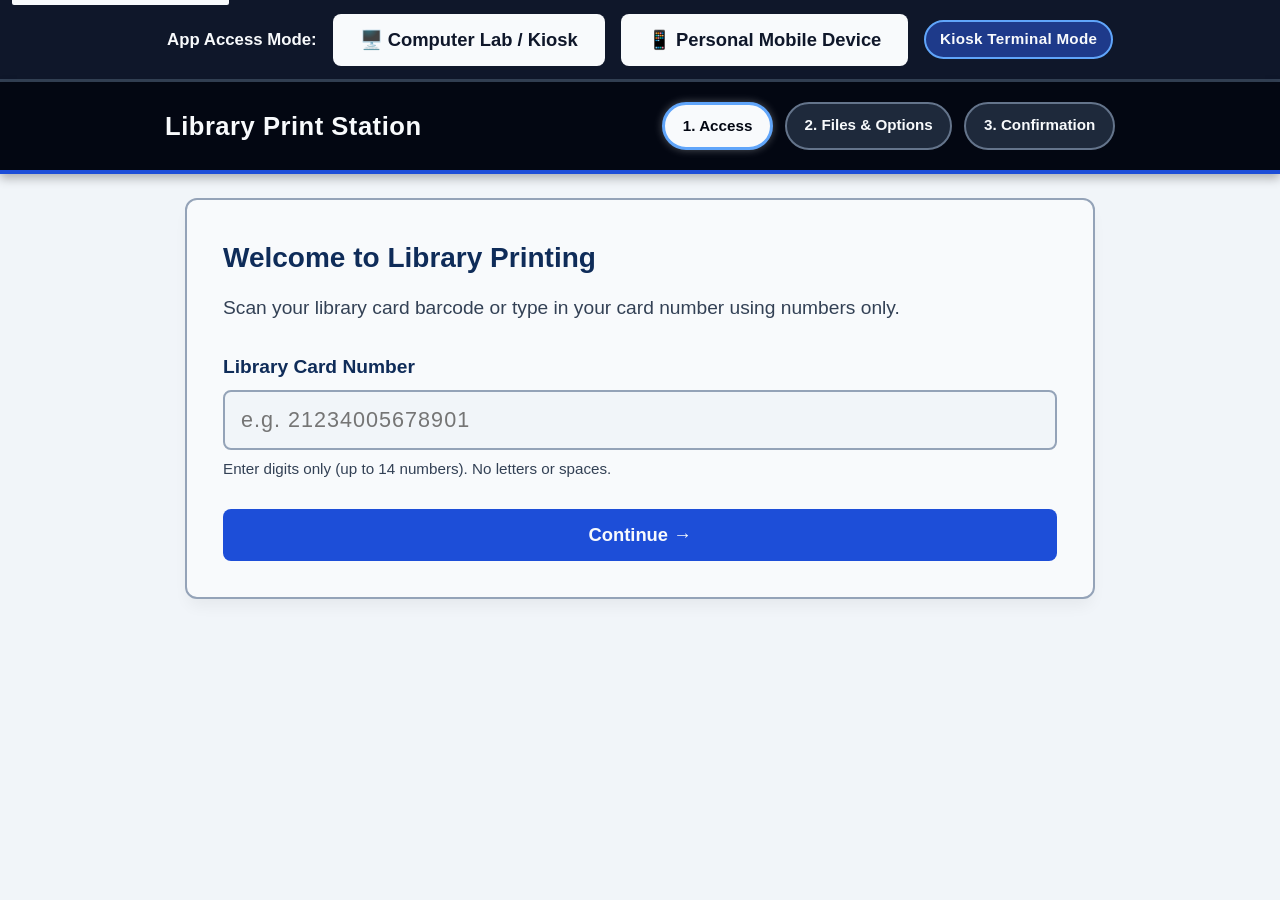
<file: index.html>
<!DOCTYPE html>
<html lang="en">

<head>
    <meta charset="UTF-8">
    <meta name="viewport" content="width=device-width, initial-scale=1.0">
    <title>Library Print Service (Kiosk & Mobile)</title>
    <style>
        /* CSS RESET & ACCESSIBILITY BASE STYLES */
        :root {
            --color-navy: #0f2c59;
            --color-blue-action: #1d4ed8;
            --color-blue-hover: #1e40af;
            --color-green-action: #15803d;
            --color-green-hover: #166534;
            --color-amber: #b45309;
            --color-danger: #b91c1c;
            /* Softened background/text colors to prevent maximum pixel stress */
            --color-bg-light: #f1f5f9;
            --color-card-bg: #f8fafc;
            --color-text-main: #0f172a;
            --color-text-muted: #334155;
            --color-border: #94a3b8;
            --color-orange-hover: #d97706;
            /* High-visibility orange for hover/focus */
        }

        * {
            box-sizing: border-box;
            margin: 0;
            padding: 0;
        }

        body {
            font-family: -apple-system, BlinkMacSystemFont, "Segoe UI", Roboto, Helvetica, Arial, sans-serif;
            font-size: 1.125rem;
            line-height: 1.6;
            background-color: var(--color-bg-light);
            color: var(--color-text-main);
            min-height: 100vh;
            display: flex;
            flex-direction: column;
            overflow-x: hidden;
            /* Smooth transitions for global pixel shifting & night mode dimming */
            transition: filter 0.5s ease, transform 0.8s ease-in-out;
        }

        /* OVERNIGHT DIMMING FILTER */
        body.overnight-dim {
            filter: brightness(0.35);
        }

        /* HIGH-CONTRAST FOCUS INDICATOR FOR ADA COMPLIANCE */
        :focus-visible {
            outline: 4px solid var(--color-orange-hover) !important;
            outline-offset: 4px !important;
        }

        .skip-link {
            position: absolute;
            top: -50px;
            left: 10px;
            background: #f8fafc;
            color: #0f172a;
            padding: 12px 20px;
            z-index: 100;
            font-weight: bold;
            border-radius: 4px;
            text-decoration: none;
            border: 2px solid #0f172a;
        }

        .skip-link:focus {
            top: 10px;
        }

        /* HIGH-CONTRAST APP ACCESS MODE BANNER */
        .mode-bar {
            background: #0f172a;
            /* Deep charcoal slate */
            color: #f8fafc;
            border-bottom: 3px solid #334155;
            padding: 0.85rem 1rem;
            text-align: center;
            display: flex;
            justify-content: center;
            align-items: center;
            gap: 1rem;
            flex-wrap: wrap;
        }

        .mode-bar span strong {
            color: #f8fafc;
            font-size: 1.05rem;
        }

        .mode-btn {
            background-color: #f8fafc;
            color: #0f172a;
            border: 2px solid #cbd5e1;
            font-weight: 700;
            min-height: 40px;
            padding: 0.35rem 0.9rem;
            font-size: 0.95rem;
            border-radius: 6px;
            cursor: pointer;
            transition: all 0.15s ease-in-out;
        }

        .mode-btn:hover {
            background-color: #e2e8f0;
            border-color: var(--color-orange-hover) !important;
        }

        .mode-badge {
            font-weight: 800;
            padding: 0.35rem 0.85rem;
            border-radius: 9999px;
            font-size: 0.95rem;
            letter-spacing: 0.3px;
        }

        .mode-badge.kiosk {
            background: #1e3a8a;
            color: #f8fafc;
            border: 2px solid #60a5fa;
        }

        .mode-badge.mobile {
            background: #78350f;
            color: #f8fafc;
            border: 2px solid #f59e0b;
        }

        /* HIGH-CONTRAST LIBRARY PRINT STATION HEADER */
        header {
            background-color: #030712;
            /* Rich dark header */
            color: #f8fafc;
            padding: 1.25rem 1.5rem;
            border-bottom: 4px solid var(--color-blue-action);
            box-shadow: 0 4px 10px rgba(0, 0, 0, 0.3);
        }

        .header-container {
            max-width: 950px;
            margin: 0 auto;
            display: flex;
            flex-wrap: wrap;
            justify-content: space-between;
            align-items: center;
            gap: 1rem;
        }

        .logo-title {
            font-size: 1.6rem;
            font-weight: 800;
            color: #f8fafc;
            letter-spacing: 0.5px;
        }

        .stepper {
            display: flex;
            gap: 0.75rem;
            list-style: none;
        }

        .step-pill {
            background: #1e293b;
            color: #f8fafc;
            padding: 0.55rem 1.1rem;
            border-radius: 9999px;
            font-size: 0.95rem;
            font-weight: 700;
            border: 2px solid #64748b;
        }

        .step-pill.active {
            background: #f8fafc;
            color: #030712;
            border: 3px solid #60a5fa;
            font-weight: 800;
            box-shadow: 0 0 8px rgba(255, 255, 255, 0.3);
        }

        /* MAIN CONTAINER */
        main {
            flex: 1;
            max-width: 950px;
            width: 100%;
            margin: 1.5rem auto;
            padding: 0 1.25rem;
        }

        .card {
            background: var(--color-card-bg);
            border: 2px solid var(--color-border);
            border-radius: 12px;
            padding: 2.25rem;
            box-shadow: 0 10px 15px -3px rgba(0, 0, 0, 0.05);
        }

        h2 {
            font-size: 1.75rem;
            color: var(--color-navy);
            margin-bottom: 0.75rem;
        }

        .instruction {
            font-size: 1.2rem;
            color: var(--color-text-muted);
            margin-bottom: 1.75rem;
        }

        /* BUTTON STYLES WITH PRE-SET 3PX BORDER TO PREVENT LAYOUT SHIFT */
        .btn {
            display: inline-flex;
            align-items: center;
            justify-content: center;
            min-height: 52px;
            padding: 0.75rem 1.5rem;
            font-size: 1.15rem;
            font-weight: 700;
            border-radius: 8px;
            border: 3px solid transparent;
            cursor: pointer;
            text-decoration: none;
            transition: border-color 0.15s ease-in-out, background-color 0.15s ease-in-out;
        }

        .btn-primary {
            background-color: var(--color-blue-action);
            color: #f8fafc;
        }

        .btn-primary:hover:not(:disabled) {
            background-color: var(--color-blue-hover);
        }

        .btn-success {
            background-color: var(--color-green-action);
            color: #f8fafc;
        }

        .btn-success:hover:not(:disabled) {
            background-color: var(--color-green-hover);
        }

        .btn-amber {
            background-color: var(--color-amber);
            color: #f8fafc;
        }

        .btn-amber:hover:not(:disabled) {
            background-color: #92400e;
        }

        .btn-secondary {
            background-color: #e2e8f0;
            color: var(--color-text-main);
            border-color: var(--color-border);
        }

        .btn-secondary:hover:not(:disabled) {
            background-color: #cbd5e1;
        }

        .btn-outline {
            background-color: transparent;
            color: var(--color-blue-action);
            border-color: var(--color-blue-action);
        }

        .btn-outline:hover:not(:disabled) {
            background-color: #eff6ff;
        }

        .btn-block {
            width: 100%;
        }

        /* UNIFIED HIGH-VISIBILITY ORANGE HOVER BORDER FOR ALL BUTTONS */
        .btn:hover:not(:disabled),
        .btn-stepper:hover:not(:disabled) {
            border: 3px solid var(--color-orange-hover) !important;
        }

        /* FORM & INPUT STYLES */
        .form-group {
            margin-bottom: 1.75rem;
        }

        label {
            display: block;
            font-weight: 700;
            font-size: 1.2rem;
            margin-bottom: 0.5rem;
            color: var(--color-navy);
        }

        input[type="text"],
        input[type="file"] {
            width: 100%;
            height: 60px;
            font-size: 1.35rem;
            padding: 0.75rem 1rem;
            border: 2px solid var(--color-border);
            border-radius: 8px;
            background-color: #f1f5f9;
            letter-spacing: 1px;
        }

        input[aria-invalid="true"] {
            border-color: var(--color-danger) !important;
            background-color: #fef2f2 !important;
        }

        .error-msg {
            color: var(--color-danger);
            font-weight: 700;
            font-size: 1.1rem;
            margin-top: 0.5rem;
            display: none;
            align-items: center;
            gap: 0.35rem;
        }

        .input-hint {
            font-size: 0.95rem;
            color: var(--color-text-muted);
            margin-top: 0.4rem;
        }

        /* PRINT JOB QUEUE TABLE / LIST */
        .job-table {
            width: 100%;
            border-collapse: collapse;
            margin-bottom: 1.5rem;
        }

        .job-table th,
        .job-table td {
            padding: 1rem 0.75rem;
            text-align: left;
            border-bottom: 1px solid var(--color-border);
            vertical-align: middle;
        }

        .job-table th {
            background-color: #e2e8f0;
            font-size: 1.05rem;
            color: var(--color-navy);
        }

        .checkbox-large {
            width: 28px;
            height: 28px;
            cursor: pointer;
            accent-color: var(--color-blue-action);
        }

        /* STEPPER / COPIES CONTROLS */
        .qty-stepper {
            display: inline-flex;
            align-items: center;
            border: 2px solid var(--color-border);
            border-radius: 8px;
            overflow: hidden;
            background: #f8fafc;
        }

        .btn-stepper {
            min-width: 48px;
            height: 48px;
            background: #e2e8f0;
            border: 3px solid transparent;
            font-size: 1.5rem;
            font-weight: bold;
            color: var(--color-navy);
            cursor: pointer;
            display: flex;
            align-items: center;
            justify-content: center;
            transition: border-color 0.15s ease-in-out, background-color 0.15s ease-in-out;
        }

        .btn-stepper:hover:not(:disabled) {
            background: #cbd5e1;
        }

        .btn-stepper:disabled {
            opacity: 0.3;
            cursor: not-allowed;
        }

        .input-qty {
            width: 48px;
            height: 48px;
            border: none;
            border-left: 1px solid var(--color-border);
            border-right: 1px solid var(--color-border);
            text-align: center;
            font-size: 1.2rem;
            font-weight: bold;
            color: var(--color-navy);
            background: #f8fafc;
        }

        .input-qty::-webkit-outer-spin-button,
        .input-qty::-webkit-inner-spin-button {
            -webkit-appearance: none;
            margin: 0;
        }

        .price-summary {
            background-color: #ecfdf5;
            border: 2px solid #a7f3d0;
            padding: 1.25rem;
            border-radius: 8px;
            display: flex;
            justify-content: space-between;
            align-items: center;
            font-size: 1.35rem;
            font-weight: bold;
            margin-bottom: 1.75rem;
        }

        /* PASSCODE DISPLAY BOX FOR MOBILE MODE */
        .release-pass-box {
            background-color: #fffbeb;
            border: 3px solid #fde68a;
            padding: 2rem;
            border-radius: 12px;
            text-align: center;
            margin: 1.5rem 0;
        }

        .passcode {
            font-size: 3rem;
            font-weight: 800;
            letter-spacing: 6px;
            color: var(--color-navy);
            margin: 1rem 0;
            font-family: monospace;
        }

        .qr-mockup {
            width: 150px;
            height: 150px;
            background: #0f172a;
            color: #f8fafc;
            margin: 1rem auto;
            display: flex;
            align-items: center;
            justify-content: center;
            font-size: 0.85rem;
            font-weight: bold;
            border: 4px solid #f8fafc;
            box-shadow: 0 4px 6px -1px rgba(0, 0, 0, 0.1);
        }

        /* PREVIEW MODAL STYLES */
        .modal-overlay {
            position: fixed;
            top: 0;
            left: 0;
            width: 100vw;
            height: 100vh;
            background: rgba(15, 23, 42, 0.8);
            display: none;
            justify-content: center;
            align-items: center;
            z-index: 1000;
            padding: 1rem;
        }

        .modal-overlay.active {
            display: flex;
        }

        .modal-card {
            background: #f8fafc;
            border-radius: 12px;
            width: 100%;
            max-width: 700px;
            max-height: 90vh;
            display: flex;
            flex-direction: column;
            box-shadow: 0 20px 25px -5px rgba(0, 0, 0, 0.3);
            border: 2px solid var(--color-navy);
            overflow: hidden;
        }

        .modal-header {
            background: var(--color-navy);
            color: #f8fafc;
            padding: 1rem 1.25rem;
            display: flex;
            justify-content: space-between;
            align-items: center;
        }

        .modal-header h3 {
            font-size: 1.25rem;
            font-weight: 700;
        }

        .modal-body {
            padding: 1.5rem;
            overflow-y: auto;
            flex: 1;
            display: flex;
            flex-direction: column;
            align-items: center;
            background: #e2e8f0;
        }

        .preview-paper {
            width: 100%;
            max-width: 480px;
            min-height: 480px;
            background: #f8fafc;
            border: 1px solid #cbd5e1;
            box-shadow: 0 4px 6px -1px rgba(0, 0, 0, 0.1);
            padding: 2rem;
            display: flex;
            flex-direction: column;
            gap: 1rem;
            position: relative;
        }

        .preview-skeleton-title {
            height: 24px;
            background: #cbd5e1;
            width: 70%;
            border-radius: 4px;
        }

        .preview-skeleton-line {
            height: 14px;
            background: #e2e8f0;
            width: 100%;
            border-radius: 4px;
        }

        .preview-skeleton-block {
            height: 160px;
            background: #f1f5f9;
            border: 2px dashed #cbd5e1;
            border-radius: 8px;
            display: flex;
            align-items: center;
            justify-content: center;
            color: #64748b;
            font-weight: bold;
            margin: 1rem 0;
            text-align: center;
            padding: 1rem;
        }

        .modal-footer {
            background: #f8fafc;
            padding: 1rem 1.25rem;
            border-top: 1px solid var(--color-border);
            display: flex;
            flex-wrap: wrap;
            justify-content: space-between;
            align-items: center;
            gap: 1rem;
        }

        .timer-alert {
            background-color: #fef2f2;
            border: 2px solid #fecaca;
            color: var(--color-danger);
            padding: 1.25rem;
            border-radius: 8px;
            font-weight: bold;
            text-align: center;
            margin-top: 1.5rem;
            font-size: 1.2rem;
        }

        .step-view {
            display: none;
        }

        .step-view.active-view {
            display: block;
        }

        /* BURN-IN PREVENTION: IDLE SCREENSAVER OVERLAY */
        #idle-screensaver {
            position: fixed;
            top: 0;
            left: 0;
            width: 100vw;
            height: 100vh;
            background-color: #0b1329;
            /* Soft charcoal dark */
            color: #f8fafc;
            z-index: 9999;
            display: none;
            flex-direction: column;
            justify-content: center;
            align-items: center;
            text-align: center;
            cursor: pointer;
        }

        .screensaver-content {
            animation: gentle-pulse 3s infinite ease-in-out;
            padding: 2rem;
        }

        .screensaver-title {
            font-size: 2.75rem;
            font-weight: 800;
            color: #60a5fa;
            margin-bottom: 1rem;
        }

        .screensaver-sub {
            font-size: 1.5rem;
            color: #cbd5e1;
            border: 2px dashed #64748b;
            padding: 1rem 2rem;
            border-radius: 9999px;
            display: inline-block;
            margin-top: 1.5rem;
            background: rgba(255, 255, 255, 0.05);
        }

        @keyframes gentle-pulse {

            0%,
            100% {
                transform: scale(1) translateY(0px);
                opacity: 0.9;
            }

            50% {
                transform: scale(1.03) translateY(-10px);
                opacity: 1;
            }
        }

        /* MOBILE RESPONSIVE ADAPTATIONS */
        @media (max-width: 768px) {
            .header-container {
                flex-direction: column;
                align-items: flex-start;
            }

            .job-table,
            .job-table tbody,
            .job-table tr,
            .job-table td {
                display: block;
                width: 100%;
            }

            .job-table thead {
                display: none;
            }

            .job-table tr {
                margin-bottom: 1rem;
                border: 2px solid var(--color-border);
                border-radius: 8px;
                padding: 1rem;
                background: #f8fafc;
            }

            .job-table td {
                border-bottom: none;
                padding: 0.5rem 0;
                display: flex;
                justify-content: space-between;
                align-items: center;
            }

            .btn {
                width: 100%;
            }

            .action-row {
                flex-direction: column;
                gap: 0.75rem;
            }

            .modal-footer {
                flex-direction: column;
            }
        }

        .action-row {
            display: flex;
            gap: 1rem;
            justify-content: flex-end;
        }
    </style>
</head>

<body>

    <!-- IDLE SCREENSAVER OVERLAY (BURN-IN PROTECTION) -->
    <div id="idle-screensaver" onclick="dismissScreensaver()" role="button" tabindex="0"
        aria-label="Terminal idle screen. Tap anywhere to wake up.">
        <div class="screensaver-content">
            <div class="screensaver-title">🏛️ Library Print Station</div>
            <p style="font-size: 1.25rem; color: #94a3b8;">Terminal Ready</p>
            <div class="screensaver-sub">👉 Tap Screen or Press Any Key to Begin</div>
        </div>
    </div>

    <a href="#main-content" class="skip-link">Skip to main content</a>

    <!-- DUAL MODE SIMULATION SWITCHER (APP ACCESS MODE) -->
    <div class="mode-bar">
        <span><strong>App Access Mode:</strong></span>
        <button type="button" class="btn mode-btn" onclick="setMode('kiosk')">
            🖥️ Computer Lab / Kiosk
        </button>
        <button type="button" class="btn mode-btn" onclick="setMode('mobile')">
            📱 Personal Mobile Device
        </button>
        <span id="current-mode-badge" class="mode-badge kiosk">Kiosk Terminal Mode</span>
    </div>

    <!-- HEADER (LIBRARY PRINT STATION) -->
    <header>
        <div class="header-container">
            <div class="logo-title">Library Print Station</div>
            <nav aria-label="Printing Process Progress">
                <ul class="stepper">
                    <li class="step-pill active" id="pill-step-1" aria-current="step">1. Access</li>
                    <li class="step-pill" id="pill-step-2">2. Files & Options</li>
                    <li class="step-pill" id="pill-step-3">3. Confirmation</li>
                </ul>
            </nav>
        </div>
    </header>

    <main id="main-content">

        <div id="sr-announcer" aria-live="polite"
            style="position: absolute; width: 1px; height: 1px; overflow: hidden;"></div>

        <!-- STEP 1: ACCESS VIEW WITH SIGN-IN VALIDATION -->
        <section id="step-1" class="card step-view active-view" aria-labelledby="heading-step-1">
            <h2 id="heading-step-1" tabindex="-1">Welcome to Library Printing</h2>
            <p class="instruction" id="step-1-instruction">Scan your library card barcode or type in your card number
                using numbers only.</p>

            <form id="access-form" onsubmit="handleSignInSubmit(event)" novalidate>

                <div class="form-group" id="card-input-group">
                    <label for="card-number">Library Card Number</label>
                    <input type="text" id="card-number" placeholder="e.g. 21234005678901" autocomplete="off"
                        inputmode="numeric" maxlength="14" oninput="handleCardInput(this)"
                        aria-describedby="card-hint card-error-msg">
                    <div class="input-hint" id="card-hint">Enter digits only (up to 14 numbers). No letters or spaces.
                    </div>
                    <div class="error-msg" id="card-error-msg" role="alert">⚠️ <span id="card-error-text">Please enter a
                            valid card number.</span></div>
                </div>

                <!-- Mobile Upload Option (Visible only in Mobile Mode) -->
                <div class="form-group" id="mobile-upload-group" style="display: none;">
                    <label for="mobile-file">Upload Document from Phone (PDF, Word, Images)</label>
                    <input type="file" id="mobile-file" accept=".pdf,.doc,.docx,.png,.jpg">
                </div>

                <button type="submit" class="btn btn-primary btn-block">
                    Continue &rarr;
                </button>
            </form>
        </section>

        <!-- STEP 2: SELECT PRINT JOBS & COPIES VIEW -->
        <section id="step-2" class="card step-view" aria-labelledby="heading-step-2">
            <h2 id="heading-step-2" tabindex="-1">Your Print Queue</h2>
            <p class="instruction">Preview your documents, verify copies, and check total costs.</p>

            <table class="job-table" aria-label="Available print jobs">
                <thead>
                    <tr>
                        <th scope="col"><span class="visually-hidden">Select</span></th>
                        <th scope="col">Document Name</th>
                        <th scope="col">Preview</th>
                        <th scope="col">Copies</th>
                        <th scope="col">Total Cost</th>
                    </tr>
                </thead>
                <tbody>
                    <!-- JOB 1 -->
                    <tr id="row-job-1">
                        <td>
                            <input type="checkbox" class="checkbox-large job-checkbox" id="job-1" data-base-price="0.30"
                                checked onchange="updateTotal()" aria-label="Select Tax_Form_2025.pdf">
                        </td>
                        <td>
                            <label for="job-1"><strong>Tax_Form_2025.pdf</strong></label>
                            <div style="font-size: 0.9rem; color: var(--color-text-muted);">2 Pages • B&W ($0.15/pg)
                            </div>
                        </td>
                        <td>
                            <button type="button" class="btn btn-outline"
                                style="min-height: 44px; padding: 0.4rem 0.85rem; font-size: 1rem;"
                                onclick="openPreview('Tax_Form_2025.pdf', 2)" aria-label="Preview Tax_Form_2025.pdf">
                                🔍 Preview
                            </button>
                        </td>
                        <td>
                            <div class="qty-stepper">
                                <button type="button" class="btn-stepper" id="minus-job-1"
                                    onclick="changeCopies('job-1', -1)"
                                    aria-label="Decrease copies for Tax_Form_2025.pdf" disabled>&minus;</button>
                                <input type="number" id="qty-job-1" class="input-qty" value="1" min="1" max="99"
                                    onchange="validateAndCalculate('job-1')" aria-label="Copies for Tax_Form_2025.pdf">
                                <button type="button" class="btn-stepper" onclick="changeCopies('job-1', 1)"
                                    aria-label="Increase copies for Tax_Form_2025.pdf">+</button>
                            </div>
                        </td>
                        <td><strong id="item-total-job-1">$0.30</strong></td>
                    </tr>

                    <!-- JOB 2 -->
                    <tr id="row-job-2">
                        <td>
                            <input type="checkbox" class="checkbox-large job-checkbox" id="job-2" data-base-price="1.00"
                                checked onchange="updateTotal()" aria-label="Select Resume_Updated.pdf">
                        </td>
                        <td>
                            <label for="job-2"><strong>Resume_Updated.pdf</strong></label>
                            <div style="font-size: 0.9rem; color: var(--color-text-muted);">2 Pages • Color ($0.50/pg)
                            </div>
                        </td>
                        <td>
                            <button type="button" class="btn btn-outline"
                                style="min-height: 44px; padding: 0.4rem 0.85rem; font-size: 1rem;"
                                onclick="openPreview('Resume_Updated.pdf', 2)" aria-label="Preview Resume_Updated.pdf">
                                🔍 Preview
                            </button>
                        </td>
                        <td>
                            <div class="qty-stepper">
                                <button type="button" class="btn-stepper" id="minus-job-2"
                                    onclick="changeCopies('job-2', -1)"
                                    aria-label="Decrease copies for Resume_Updated.pdf" disabled>&minus;</button>
                                <input type="number" id="qty-job-2" class="input-qty" value="1" min="1" max="99"
                                    onchange="validateAndCalculate('job-2')" aria-label="Copies for Resume_Updated.pdf">
                                <button type="button" class="btn-stepper" onclick="changeCopies('job-2', 1)"
                                    aria-label="Increase copies for Resume_Updated.pdf">+</button>
                            </div>
                        </td>
                        <td><strong id="item-total-job-2">$1.00</strong></td>
                    </tr>
                </tbody>
            </table>

            <div class="price-summary">
                <span>Total Amount Due:</span>
                <span id="total-price-display">$1.30</span>
            </div>

            <div class="action-row">
                <button type="button" class="btn btn-secondary" onclick="goToStep(1)">
                    &larr; Cancel / Back
                </button>
                <button type="button" id="submit-action-btn" class="btn btn-success" onclick="handlePrimarySubmit()">
                    Print Selected Documents
                </button>
            </div>
        </section>

        <!-- STEP 3: CONFIRMATION / RELEASE INSTRUCTIONS VIEW -->
        <section id="step-3" class="card step-view" aria-labelledby="heading-step-3">

            <!-- CONTENT FOR KIOSK / COMPUTER LAB MODE -->
            <div id="kiosk-confirmation" style="display: block;">
                <h2 id="heading-step-3" tabindex="-1">Sending Jobs to Printer...</h2>
                <p class="instruction">Please wait while your files process. Retrieve your printed documents from the
                    printer tray below.</p>

                <div class="timer-alert" id="timer-box" role="alert">
                    Automatic security logout in: <span id="countdown-timer">30</span> seconds.
                </div>

                <div style="margin-top: 2rem;">
                    <button type="button" class="btn btn-primary btn-block" onclick="resetApp()">
                        Finished / Clear Session Now
                    </button>
                </div>
            </div>

            <!-- CONTENT FOR PERSONAL MOBILE MODE -->
            <div id="mobile-confirmation" style="display: none;">
                <h2 id="heading-step-3-mobile" tabindex="-1">Print Job Sent to Cloud Queue!</h2>
                <p class="instruction">To prevent document mix-ups on our 2 library printers, mobile jobs must be
                    physically released at a station.</p>

                <div class="release-pass-box">
                    <p style="font-weight: bold; color: var(--color-navy); font-size: 1.2rem;">Your Kiosk Release Code:
                    </p>
                    <div class="passcode" id="release-code-display">849-204</div>

                    <div class="qr-mockup">
                        [ QR CODE ]
                    </div>
                    <p style="font-size: 0.95rem; color: var(--color-text-muted);">Scan QR code at the station scanner
                        or enter code manually.</p>
                </div>

                <div
                    style="background-color: #e2e8f0; border-left: 4px solid var(--color-navy); padding: 1rem; margin-bottom: 1.5rem;">
                    <strong>Next Steps at the Library:</strong>
                    <ol style="margin-left: 1.5rem; margin-top: 0.5rem;">
                        <li>Walk to Printer Station 1 or Station 2 in the main lobby.</li>
                        <li>Tap "Release Mobile Job" on the screen.</li>
                        <li>Enter your code <strong id="code-recap">849-204</strong> or scan your library card to print.
                        </li>
                    </ol>
                </div>

                <button type="button" class="btn btn-amber btn-block" onclick="resetApp()">
                    Submit Another Document
                </button>
            </div>

        </section>

    </main>

    <!-- PRINT PREVIEW MODAL DIALOG -->
    <div id="preview-modal" class="modal-overlay" role="dialog" aria-modal="true" aria-labelledby="modal-title">
        <div class="modal-card">
            <div class="modal-header">
                <h3 id="modal-title">Document Preview</h3>
                <button type="button" class="btn btn-secondary"
                    style="min-height: 40px; padding: 0.25rem 0.75rem; font-size: 1rem;" onclick="closePreview()"
                    aria-label="Close document preview">✕ Close</button>
            </div>

            <div class="modal-body">
                <div class="preview-paper">
                    <div class="preview-skeleton-title"></div>
                    <div class="preview-skeleton-line"></div>
                    <div class="preview-skeleton-line" style="width: 85%;"></div>
                    <div class="preview-skeleton-block" id="preview-page-content">
                        Sample Page View
                    </div>
                    <div class="preview-skeleton-line"></div>
                    <div class="preview-skeleton-line" style="width: 60%;"></div>
                </div>
            </div>

            <div class="modal-footer">
                <div style="font-weight: bold; font-size: 1.1rem; color: var(--color-navy);">
                    Showing Page <span id="preview-current-page">1</span> of <span id="preview-total-pages">1</span>
                </div>
                <div style="display: flex; gap: 0.5rem;">
                    <button type="button" id="prev-page-btn" class="btn btn-secondary"
                        style="min-height: 48px; padding: 0.5rem 1rem;" onclick="navigatePreviewPage(-1)" disabled
                        aria-label="Previous page">
                        &larr; Previous Page
                    </button>
                    <button type="button" id="next-page-btn" class="btn btn-primary"
                        style="min-height: 48px; padding: 0.5rem 1rem;" onclick="navigatePreviewPage(1)"
                        aria-label="Next page">
                        Next Page &rarr;
                    </button>
                </div>
            </div>
        </div>
    </div>

    <script>
        let currentStep = 1;
        let appMode = 'kiosk'; // 'kiosk' or 'mobile'
        let timerInterval = null;
        let activePreview = { title: '', totalPages: 1, currentPage: 1 };
        let previousFocusedElement = null;
        let idleTimer = null;

        /* BURN-IN PREVENTION LOGIC INITIALIZATION */
        function initBurnInPrevention() {
            // 1. Pixel Shifting: Moves body slightly every 60 seconds
            setInterval(() => {
                const offsetX = Math.floor(Math.random() * 7) - 3; // -3px to 3px
                const offsetY = Math.floor(Math.random() * 7) - 3;
                document.body.style.transform = `translate(${offsetX}px, ${offsetY}px)`;
            }, 60000);

            // 2. Scheduled Overnight Dimmer: Checks hours every 10 minutes
            setInterval(checkOperatingHours, 600000);
            checkOperatingHours();

            // 3. User Activity Listeners for Idle Screensaver
            ['touchstart', 'mousemove', 'keydown', 'click', 'scroll'].forEach(evt => {
                window.addEventListener(evt, resetIdleTimer, true);
            });

            resetIdleTimer();
        }

        /* OPERATING HOURS CHECK (DIMS DISPLAY OVERNIGHT BETWEEN 10 PM & 6 AM) */
        function checkOperatingHours() {
            const currentHour = new Date().getHours();
            if (currentHour >= 22 || currentHour < 6) {
                document.body.classList.add('overnight-dim');
            } else {
                document.body.classList.remove('overnight-dim');
            }
        }

        /* IDLE SCREENSAVER CONTROLS */
        function resetIdleTimer() {
            clearTimeout(idleTimer);
            // Trigger screensaver after 2 minutes (120,000 ms) of non-interaction
            idleTimer = setTimeout(showScreensaver, 120000);
        }

        function showScreensaver() {
            const screensaver = document.getElementById('idle-screensaver');
            if (screensaver) screensaver.style.display = 'flex';
        }

        function dismissScreensaver() {
            const screensaver = document.getElementById('idle-screensaver');
            if (screensaver) screensaver.style.display = 'none';
            resetApp(); // Resets active form state back to start when woken up
        }

        /* SIGN-IN INPUT VALIDATION LOGIC */
        function handleCardInput(input) {
            const cleaned = input.value.replace(/\D/g, '').slice(0, 14);
            if (input.value !== cleaned) {
                input.value = cleaned;
            }
            clearCardError();
        }

        function handleSignInSubmit(event) {
            event.preventDefault();
            const input = document.getElementById('card-number');
            const val = input.value.trim();

            if (!val) {
                showCardError("Please enter or scan your library card number.");
                return;
            }

            if (!/^\d{5,14}$/.test(val)) {
                showCardError("Library card must be numbers only (up to 14 digits).");
                return;
            }

            clearCardError();
            goToStep(2);
        }

        function showCardError(message) {
            const input = document.getElementById('card-number');
            const errorContainer = document.getElementById('card-error-msg');
            const errorText = document.getElementById('card-error-text');

            errorText.textContent = message;
            errorContainer.style.display = 'flex';
            input.setAttribute('aria-invalid', 'true');
            input.focus();

            const announcer = document.getElementById('sr-announcer');
            announcer.textContent = `Error: ${message}`;
        }

        function clearCardError() {
            const input = document.getElementById('card-number');
            const errorContainer = document.getElementById('card-error-msg');

            errorContainer.style.display = 'none';
            input.removeAttribute('aria-invalid');
        }

        /* APPLICATION MODE LOGIC */
        function setMode(mode) {
            appMode = mode;
            const badge = document.getElementById('current-mode-badge');
            const submitBtn = document.getElementById('submit-action-btn');
            const mobileUpload = document.getElementById('mobile-upload-group');
            const step1Inst = document.getElementById('step-1-instruction');

            if (mode === 'mobile') {
                badge.textContent = 'Personal Mobile Mode';
                badge.className = 'mode-badge mobile';
                submitBtn.textContent = 'Generate Kiosk Release Code';
                submitBtn.className = 'btn btn-amber';
                mobileUpload.style.display = 'block';
                step1Inst.textContent = 'Type in your library card digits or upload files from your phone.';
            } else {
                badge.textContent = 'Kiosk Terminal Mode';
                badge.className = 'mode-badge kiosk';
                submitBtn.textContent = 'Print Selected Documents';
                submitBtn.className = 'btn btn-success';
                mobileUpload.style.display = 'none';
                step1Inst.textContent = 'Scan your library card barcode or type in your card number using numbers only.';
            }
            resetApp();
        }

        /* STEP NAVIGATION */
        function goToStep(stepNumber) {
            document.querySelectorAll('.step-view').forEach(view => view.classList.remove('active-view'));

            document.querySelectorAll('.step-pill').forEach((pill, idx) => {
                if (idx + 1 === stepNumber) {
                    pill.classList.add('active');
                    pill.setAttribute('aria-current', 'step');
                } else {
                    pill.classList.remove('active');
                    pill.removeAttribute('aria-current');
                }
            });

            const targetStep = document.getElementById(`step-${stepNumber}`);
            targetStep.classList.add('active-view');

            let headingId = `heading-step-${stepNumber}`;
            if (stepNumber === 3 && appMode === 'mobile') {
                headingId = 'heading-step-3-mobile';
            }

            const targetHeading = document.getElementById(headingId);
            if (targetHeading) targetHeading.focus();

            const announcer = document.getElementById('sr-announcer');
            announcer.textContent = `Step ${stepNumber} of 3 loaded: ${targetHeading ? targetHeading.textContent : ''}`;

            currentStep = stepNumber;
        }

        /* SUBMISSION ACCORDING TO DEVICE MODE */
        function handlePrimarySubmit() {
            if (appMode === 'kiosk') {
                document.getElementById('kiosk-confirmation').style.display = 'block';
                document.getElementById('mobile-confirmation').style.display = 'none';
                goToStep(3);
                startKioskTimer();
            } else {
                const randomCode = Math.floor(100000 + Math.random() * 900000).toString().replace(/(\d{3})(\d{3})/, '$1-$2');
                document.getElementById('release-code-display').textContent = randomCode;
                document.getElementById('code-recap').textContent = randomCode;

                document.getElementById('kiosk-confirmation').style.display = 'none';
                document.getElementById('mobile-confirmation').style.display = 'block';
                goToStep(3);
            }
        }

        /* PRINT PREVIEW MODAL LOGIC */
        function openPreview(docTitle, totalPages) {
            previousFocusedElement = document.activeElement;
            activePreview = { title: docTitle, totalPages: totalPages, currentPage: 1 };

            document.getElementById('modal-title').textContent = `Preview: ${docTitle}`;
            document.getElementById('preview-total-pages').textContent = totalPages;
            updatePreviewPageUI();

            const modal = document.getElementById('preview-modal');
            modal.classList.add('active');

            const closeBtn = modal.querySelector('.modal-header button');
            closeBtn.focus();

            const announcer = document.getElementById('sr-announcer');
            announcer.textContent = `Opened preview for ${docTitle}. Page 1 of ${totalPages}.`;

            document.addEventListener('keydown', handleModalKeyDown);
        }

        function closePreview() {
            const modal = document.getElementById('preview-modal');
            modal.classList.remove('active');
            document.removeEventListener('keydown', handleModalKeyDown);

            if (previousFocusedElement) {
                previousFocusedElement.focus();
            }

            const announcer = document.getElementById('sr-announcer');
            announcer.textContent = `Closed document preview.`;
        }

        function navigatePreviewPage(direction) {
            activePreview.currentPage += direction;
            if (activePreview.currentPage < 1) activePreview.currentPage = 1;
            if (activePreview.currentPage > activePreview.totalPages) activePreview.currentPage = activePreview.totalPages;

            updatePreviewPageUI();

            const announcer = document.getElementById('sr-announcer');
            announcer.textContent = `Page ${activePreview.currentPage} of ${activePreview.totalPages}`;
        }

        function updatePreviewPageUI() {
            document.getElementById('preview-current-page').textContent = activePreview.currentPage;
            document.getElementById('preview-page-content').textContent = `[ ${activePreview.title} - Page ${activePreview.currentPage} Preview ]`;

            document.getElementById('prev-page-btn').disabled = (activePreview.currentPage === 1);
            document.getElementById('next-page-btn').disabled = (activePreview.currentPage === activePreview.totalPages);
        }

        function handleModalKeyDown(e) {
            if (e.key === 'Escape') closePreview();
        }

        /* COPY INCREMENT / DECREMENT LOGIC */
        function changeCopies(jobId, delta) {
            const qtyInput = document.getElementById(`qty-${jobId}`);
            let currentVal = parseInt(qtyInput.value, 10) || 1;
            let newVal = currentVal + delta;

            if (newVal < 1) newVal = 1;
            if (newVal > 99) newVal = 99;

            qtyInput.value = newVal;
            validateAndCalculate(jobId);

            const docName = document.querySelector(`label[for="${jobId}"] strong`).textContent;
            const announcer = document.getElementById('sr-announcer');
            announcer.textContent = `${docName} set to ${newVal} ${newVal === 1 ? 'copy' : 'copies'}`;
        }

        function validateAndCalculate(jobId) {
            const qtyInput = document.getElementById(`qty-${jobId}`);
            let copies = parseInt(qtyInput.value, 10);

            if (isNaN(copies) || copies < 1) copies = 1;
            if (copies > 99) copies = 99;
            qtyInput.value = copies;

            const minusBtn = document.getElementById(`minus-${jobId}`);
            minusBtn.disabled = (copies <= 1);

            const checkbox = document.getElementById(jobId);
            const basePrice = parseFloat(checkbox.getAttribute('data-base-price'));
            const rowTotal = basePrice * copies;

            document.getElementById(`item-total-${jobId}`).textContent = `$${rowTotal.toFixed(2)}`;

            updateTotal();
        }

        /* RE-CALCULATE OVERALL TOTAL PRICE */
        function updateTotal() {
            const checkboxes = document.querySelectorAll('.job-checkbox');
            let grandTotal = 0;
            let anyChecked = false;

            checkboxes.forEach(box => {
                if (box.checked) {
                    anyChecked = true;
                    const jobId = box.id;
                    const basePrice = parseFloat(box.getAttribute('data-base-price'));
                    const copies = parseInt(document.getElementById(`qty-${jobId}`).value, 10) || 1;
                    grandTotal += basePrice * copies;
                }
            });

            document.getElementById('total-price-display').textContent = `$${grandTotal.toFixed(2)}`;

            const submitBtn = document.getElementById('submit-action-btn');
            if (!anyChecked) {
                submitBtn.disabled = true;
                submitBtn.style.opacity = '0.5';
                submitBtn.style.cursor = 'not-allowed';
            } else {
                submitBtn.disabled = false;
                submitBtn.style.opacity = '1';
                submitBtn.style.cursor = 'pointer';
            }
        }

        /* KIOSK AUTO-LOGOUT TIMER */
        function startKioskTimer() {
            let timeLeft = 30;
            const timerDisplay = document.getElementById('countdown-timer');

            if (timerInterval) clearInterval(timerInterval);

            timerInterval = setInterval(() => {
                timeLeft--;
                timerDisplay.textContent = timeLeft;
                if (timeLeft <= 0) {
                    clearInterval(timerInterval);
                    resetApp();
                }
            }, 1000);
        }

        /* RESET SESSION STATE */
        function resetApp() {
            if (timerInterval) clearInterval(timerInterval);

            document.getElementById('card-number').value = '';
            clearCardError();

            const mobileInput = document.getElementById('mobile-file');
            if (mobileInput) mobileInput.value = '';

            document.querySelectorAll('.job-checkbox').forEach(box => {
                box.checked = true;
                const jobId = box.id;
                document.getElementById(`qty-${jobId}`).value = 1;
                validateAndCalculate(jobId);
            });

            goToStep(1);
        }

        // Initialize burn-in prevention services when page finishes loading
        window.addEventListener('DOMContentLoaded', initBurnInPrevention);
    </script>
</body>

</html>
</file>
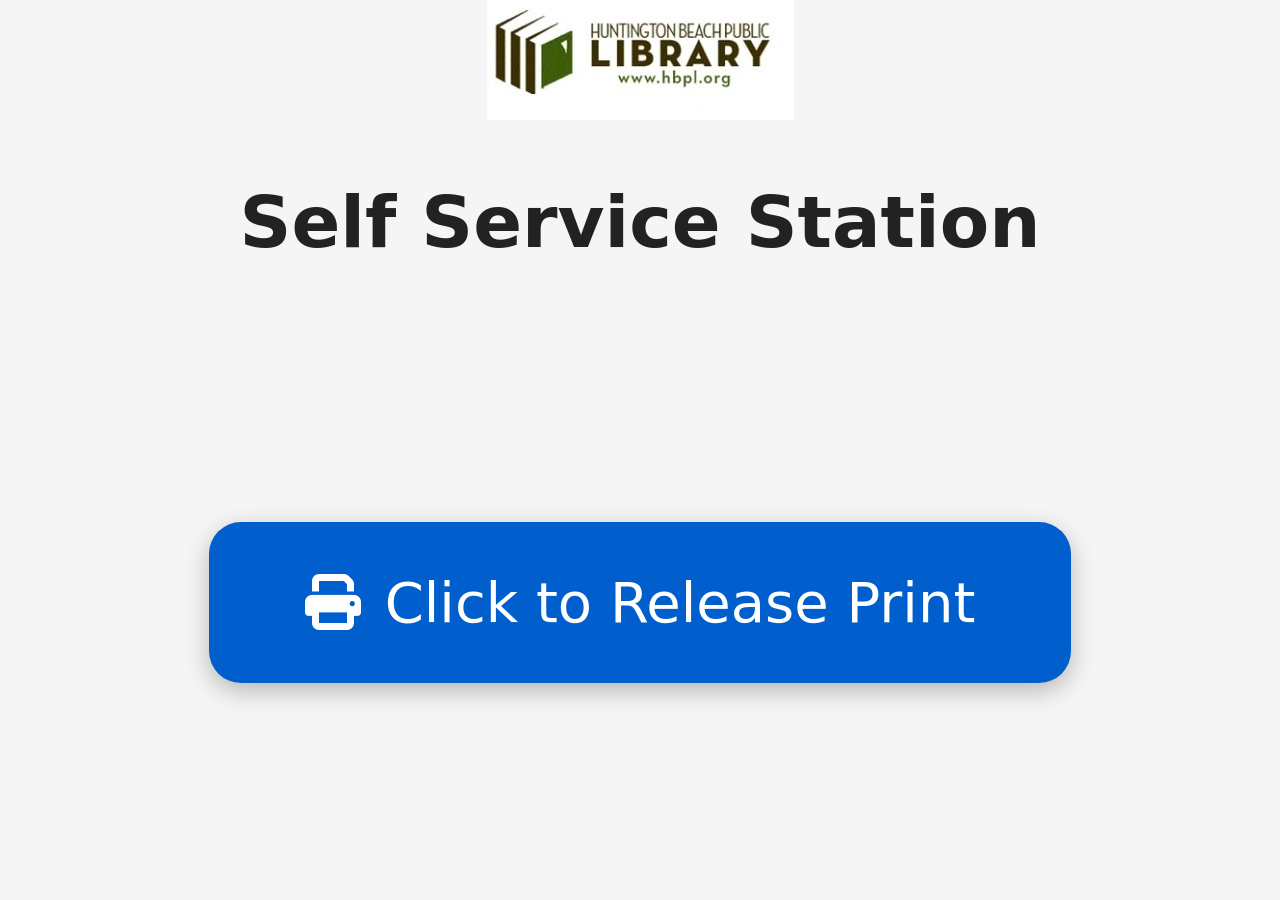
<file: index2.html>
<!DOCTYPE html>
<html lang="en">
<head>
  <meta charset="UTF-8" />
  <title>Self Service Station</title>

  <!-- Print icon (Font Awesome CDN) -->
<link rel="stylesheet" href="https://cdnjs.cloudflare.com/ajax/libs/font-awesome/6.5.0/css/all.min.css">
<link rel="stylesheet" href="css/index_style.css">

</head>
<body>
  <!-- Banner Image Section -->
  <header class="banner">
    <img src="imgs/librarylogo.webp" alt="Company Banner" class="banner-img">
  </header>

  <h1 id="page-title">Self Service Station</h1>

<div class="center-area">
  <a href="sign_in.html" class="release-button">
    <i class="fa-solid fa-print" aria-hidden="true"></i>
    Click to Release Print
  </a>
</div>


</body>
</html>
</file>
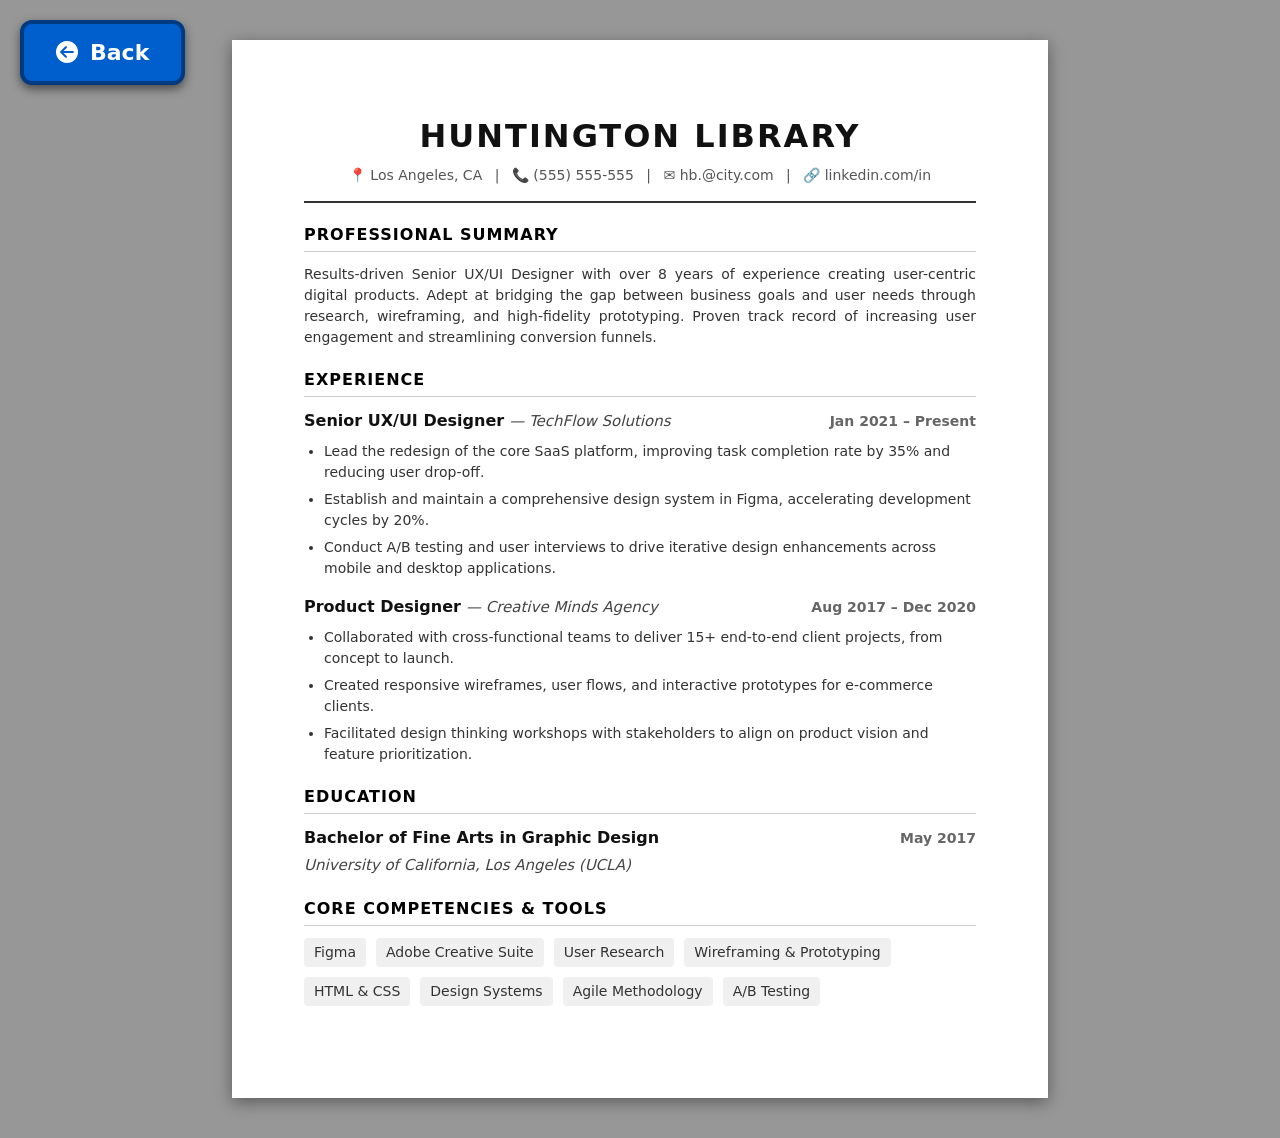
<file: preview.html>
<!DOCTYPE html>
<html lang="en">
<head>
<meta charset="UTF-8">
<meta name="viewport" content="width=device-width, initial-scale=1.0">
<title>Resume - Print Preview</title>
    <link rel="stylesheet" href="https://cdnjs.cloudflare.com/ajax/libs/font-awesome/6.5.0/css/all.min.css">
<link rel="stylesheet" href="css/preview_style.css">
</head>
<body>

    <a href="print_screen.html" class="back-btn" aria-label="Go back to print jobs">
        <span aria-hidden="true"><i class="fa-solid fa-circle-arrow-left"></i></span> Back
    </a>

    <div class="page">
        
        <div class="header">
            <h1>Huntington Library</h1>
            <div class="contact-info">
                <span>📍 Los Angeles, CA</span> |
                <span>📞 (555) 555-555</span> |
                <span>✉️ hb.@city.com</span> |
                <span>🔗 linkedin.com/in</span>
            </div>
        </div>

        <div class="section">
            <h2 class="section-title">Professional Summary</h2>
            <p style="font-size: 14px; text-align: justify;">
                Results-driven Senior UX/UI Designer with over 8 years of experience creating user-centric digital products. Adept at bridging the gap between business goals and user needs through research, wireframing, and high-fidelity prototyping. Proven track record of increasing user engagement and streamlining conversion funnels.
            </p>
        </div>

        <div class="section">
            <h2 class="section-title">Experience</h2>
            
            <div class="entry">
                <div class="entry-header">
                    <div>
                        <span class="entry-title">Senior UX/UI Designer</span>
                        <span class="entry-company"> — TechFlow Solutions</span>
                    </div>
                    <span class="entry-date">Jan 2021 – Present</span>
                </div>
                <ul>
                    <li>Lead the redesign of the core SaaS platform, improving task completion rate by 35% and reducing user drop-off.</li>
                    <li>Establish and maintain a comprehensive design system in Figma, accelerating development cycles by 20%.</li>
                    <li>Conduct A/B testing and user interviews to drive iterative design enhancements across mobile and desktop applications.</li>
                </ul>
            </div>

            <div class="entry">
                <div class="entry-header">
                    <div>
                        <span class="entry-title">Product Designer</span>
                        <span class="entry-company"> — Creative Minds Agency</span>
                    </div>
                    <span class="entry-date">Aug 2017 – Dec 2020</span>
                </div>
                <ul>
                    <li>Collaborated with cross-functional teams to deliver 15+ end-to-end client projects, from concept to launch.</li>
                    <li>Created responsive wireframes, user flows, and interactive prototypes for e-commerce clients.</li>
                    <li>Facilitated design thinking workshops with stakeholders to align on product vision and feature prioritization.</li>
                </ul>
            </div>
        </div>

        <div class="section">
            <h2 class="section-title">Education</h2>
            
            <div class="entry">
                <div class="entry-header">
                    <div>
                        <span class="entry-title">Bachelor of Fine Arts in Graphic Design</span>
                    </div>
                    <span class="entry-date">May 2017</span>
                </div>
                <div class="entry-company">University of California, Los Angeles (UCLA)</div>
            </div>
        </div>

        <div class="section">
            <h2 class="section-title">Core Competencies & Tools</h2>
            <div class="skills-list">
                <span>Figma</span>
                <span>Adobe Creative Suite</span>
                <span>User Research</span>
                <span>Wireframing & Prototyping</span>
                <span>HTML & CSS</span>
                <span>Design Systems</span>
                <span>Agile Methodology</span>
                <span>A/B Testing</span>
            </div>
        </div>

    </div>

</body>
</html>
</file>
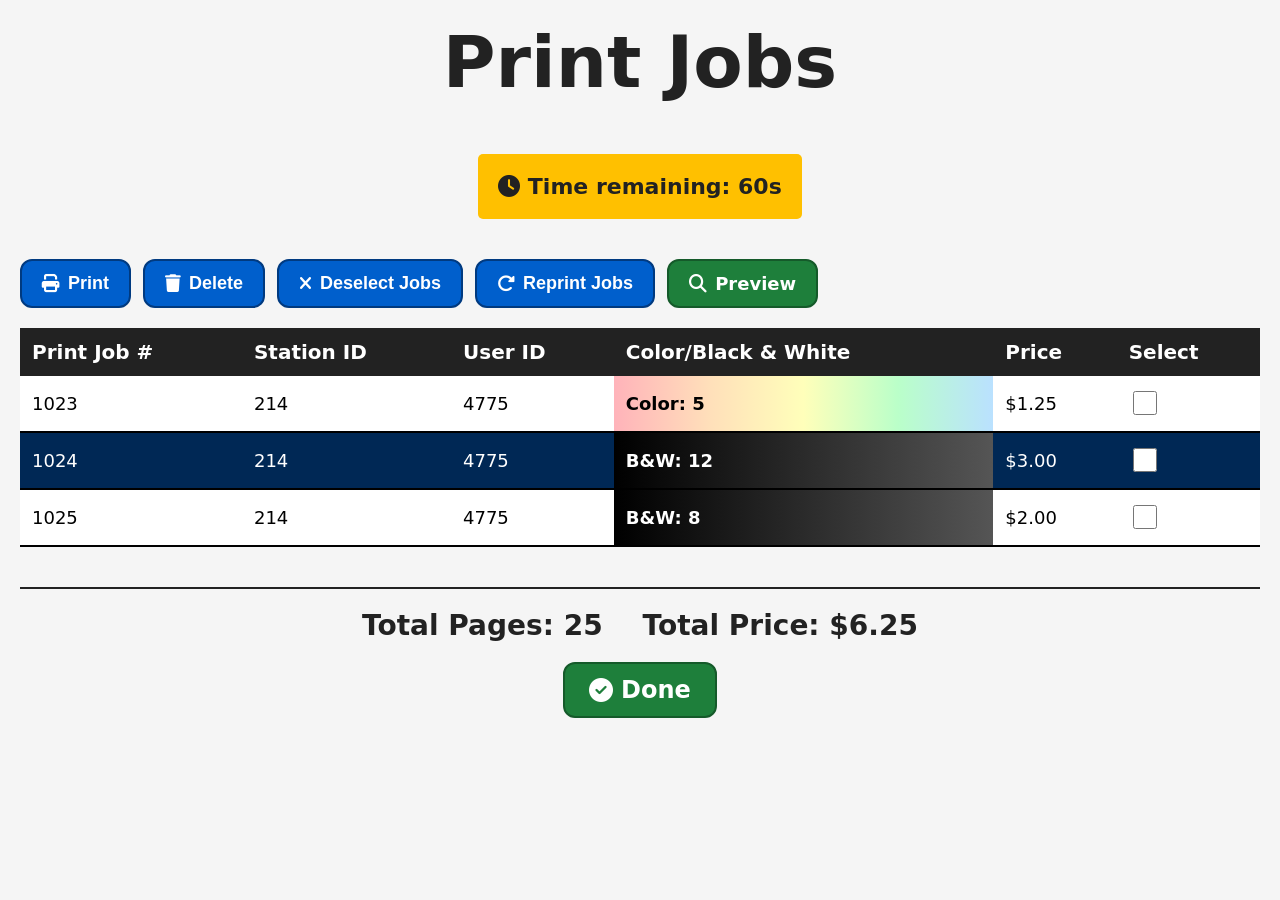
<file: print_screen.html>
<!DOCTYPE html>
<html lang="en">

<head>
    <meta charset="UTF-8">
    <title>Print Jobs</title>
    <link rel="stylesheet" href="https://cdnjs.cloudflare.com/ajax/libs/font-awesome/6.5.0/css/all.min.css">
    <link rel="stylesheet" href="css/print_screen_style.css">
</head>

<body>
<div class="header-wrapper">
    <h1>Print Jobs</h1>
    <div id="countdown-timer">
        <i class="fa-solid fa-clock"></i>
        Time remaining: <span id="time">60</span>s
    </div>
</div>
    <div class="top-bar">
        <button aria-label="Print selected jobs" onclick="handlePrint()">
            <i class="fa-solid fa-print font-awesome-icons"></i> Print
        </button>

        <button aria-label="Delete selected jobs" onclick="alert('Jobs deleted successfully ❌')">
            <i class="fa-solid fa-trash font-awesome-icons"></i> Delete
        </button>

        <button aria-label="Deselect all jobs" onclick="alert('All jobs deselected ➖')">
            <i class="fa-solid fa-xmark font-awesome-icons"></i> Deselect Jobs
        </button>

        <button aria-label="Reprint selected jobs" onclick="alert('Reprint successful ✅')">
            <i class="fa-solid fa-rotate-right font-awesome-icons"></i> Reprint Jobs
        </button>

        <a href="preview.html" class="preview-primary" aria-label="Preview">
            <i class="fa-solid fa-magnifying-glass font-awesome-icons"></i> Preview
        </a>
    </div>

    <table aria-label="List of print jobs">

        <tr>
            <th>Print Job #</th>
            <th>Station ID</th>
            <th>User ID</th>
            <th>Color/Black & White</th>
            <th>Price</th>
            <th>Select</th>
        </tr>

        <tr>
            <td>1023</td>
            <td>214</td>
            <td>4775</td>
            <td class="multi-color">Color: 5</td>
            <td>$1.25</td>
            <td><input type="checkbox" aria-label="Select Job 1023"></td>
        </tr>

        <tr>
            <td>1024</td>
            <td>214</td>
            <td>4775</td>
            <td class="black-and-white">B&W: 12</td>
            <td>$3.00</td>
            <td><input type="checkbox" aria-label="Select Job 1024"></td>
        </tr>

        <tr>
            <td>1025</td>
            <td>214</td>
            <td>4775</td>
            <td class="black-and-white">B&W: 8</td>
            <td>$2.00</td>
            <td><input type="checkbox" aria-label="Select Job 1025"></td>
        </tr>

    </table>

    <hr class="divider">

    <div class="totals-container">
        <span>Total Pages: 25</span>
        <span>Total Price: $6.25</span>
    </div>

    <div class="done-container">
        <a href="index.html" class="done-btn" aria-label="Finish and exit">
            <i class="fa-solid fa-circle-check font-awesome-icons"></i> Done
        </a>
    </div>
    <script src="js/printLogic.js"></script>
</body>

</html>
</file>
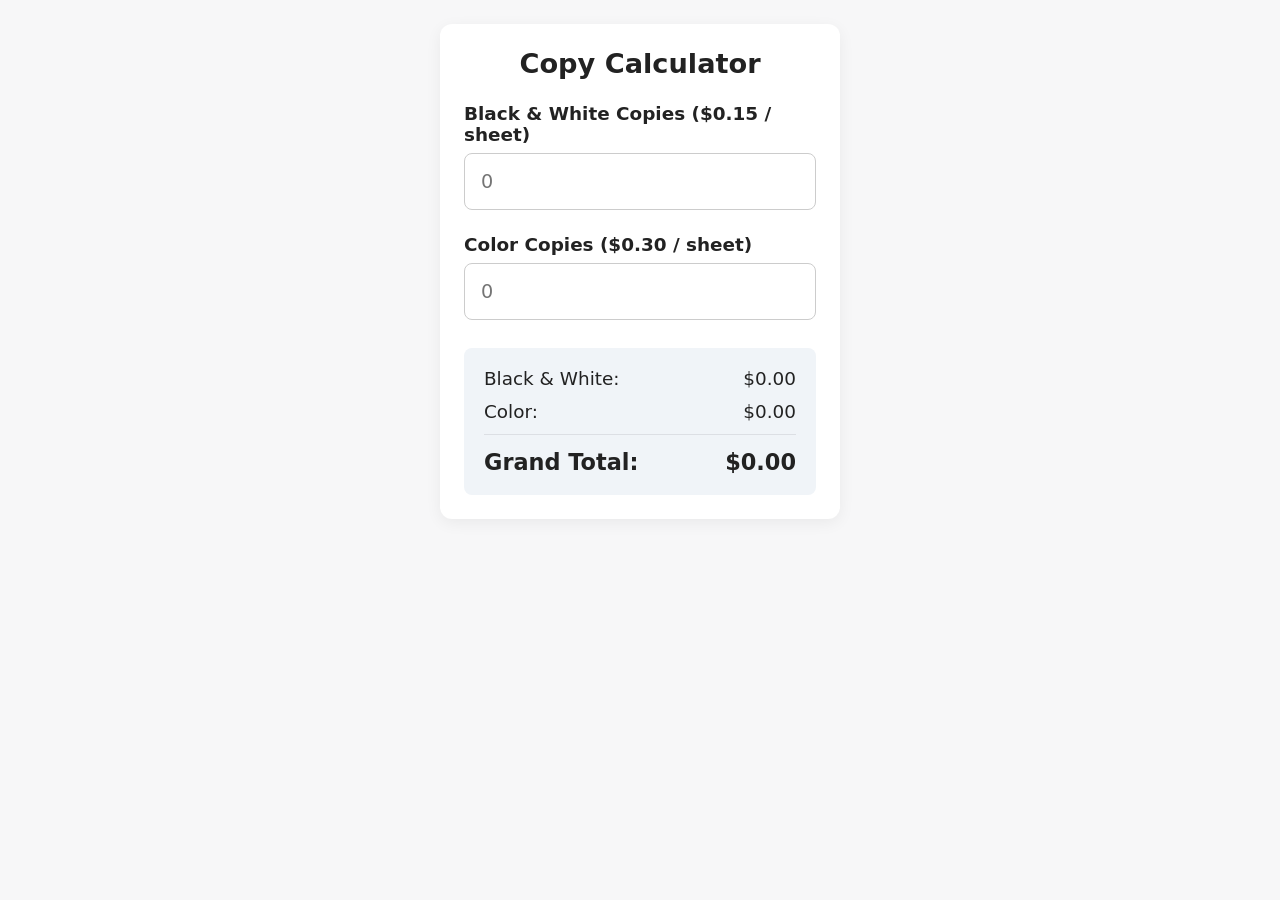
<file: printcost.html>
<!DOCTYPE html>
<html lang="en">

<head>
  <meta charset="UTF-8">
  <meta name="viewport" content="width=device-width, initial-scale=1.0">
  <title>Copy Cost Calculator</title>
<style>
  * {
    box-sizing: border-box;
    margin: 0;
    padding: 0;
  }

  body {
    font-family: system-ui, -apple-system, BlinkMacSystemFont, 'Segoe UI', Roboto, Oxygen, Ubuntu, Cantarell, sans-serif;
    color: #222;
    background-color: #f7f7f8;
    display: flex;
    justify-content: center;
    padding: 24px 16px;
    min-height: 100vh;
  }

  .calculator-card {
    width: 100%;
    max-width: 400px;
    background-color: #ffffff;
    padding: 24px;
    border-radius: 12px;
    box-shadow: 0 4px 16px rgba(0, 0, 0, 0.06);
    align-self: flex-start;
  }

  h2 {
    /* Increased header size */
    font-size: 1.7rem;
    margin-bottom: 24px;
    text-align: center;
  }

  .form-group {
    margin-bottom: 24px;
  }

  label {
    display: block;
    /* Increased label size for better readability */
    font-size: 1.15rem;
    font-weight: 600;
    margin-bottom: 8px;
  }

  input[type="number"] {
    width: 100%;
    /* Increased padding and input text size */
    padding: 16px;
    font-size: 1.2rem;
    font-family: inherit;
    color: #222;
    border: 1px solid #ccc;
    border-radius: 8px;
    outline: none;
  }

  input[type="number"]:focus {
    border-color: #0066cc;
    box-shadow: 0 0 0 3px rgba(0, 102, 204, 0.15);
  }

  .results {
    margin-top: 28px;
    padding: 20px;
    background-color: #f0f4f8;
    border-radius: 8px;
  }

  .result-row {
    display: flex;
    justify-content: space-between;
    /* Increased standard result text */
    font-size: 1.15rem;
    margin-bottom: 12px;
  }

  .result-row.total {
    margin-bottom: 0;
    padding-top: 14px;
    border-top: 1px solid #dcdfe4;
    font-weight: 700;
    /* Increased grand total size to stand out */
    font-size: 1.4rem;
  }
</style>
</head>

<body>

  <div class="calculator-card">
    <h2>Copy Calculator</h2>

    <div class="form-group">
      <label for="bwSheets">Black & White Copies ($0.15 / sheet)</label>
      <input type="number" id="bwSheets" min="0" placeholder="0" oninput="renderTotals()">
    </div>

    <div class="form-group">
      <label for="colorSheets">Color Copies ($0.30 / sheet)</label>
      <input type="number" id="colorSheets" min="0" placeholder="0" oninput="renderTotals()">
    </div>

    <div class="results">
      <div class="result-row">
        <span>Black & White:</span>
        <span id="bwResult">$0.00</span>
      </div>
      <div class="result-row">
        <span>Color:</span>
        <span id="colorResult">$0.00</span>
      </div>
      <div class="result-row total">
        <span>Grand Total:</span>
        <span id="totalResult">$0.00</span>
      </div>
    </div>
  </div>

  <script>
    // Function 1: Calculate Black and White copies ($0.15 each)
    function calculateBW(sheets) {
      const rate = 0.15;
      const count = Math.max(0, parseInt(sheets) || 0);
      return count * rate;
    }

    // Function 2: Calculate Color copies ($0.30 each)
    function calculateColor(sheets) {
      const rate = 0.30;
      const count = Math.max(0, parseInt(sheets) || 0);
      return count * rate;
    }

    // Render output dynamically to HTML
    function renderTotals() {
      const bwInput = document.getElementById('bwSheets').value;
      const colorInput = document.getElementById('colorSheets').value;

      const bwTotal = calculateBW(bwInput);
      const colorTotal = calculateColor(colorInput);
      const grandTotal = bwTotal + colorTotal;

      document.getElementById('bwResult').textContent = `$${bwTotal.toFixed(2)}`;
      document.getElementById('colorResult').textContent = `$${colorTotal.toFixed(2)}`;
      document.getElementById('totalResult').textContent = `$${grandTotal.toFixed(2)}`;
    }
  </script>

</body>

</html>
</file>
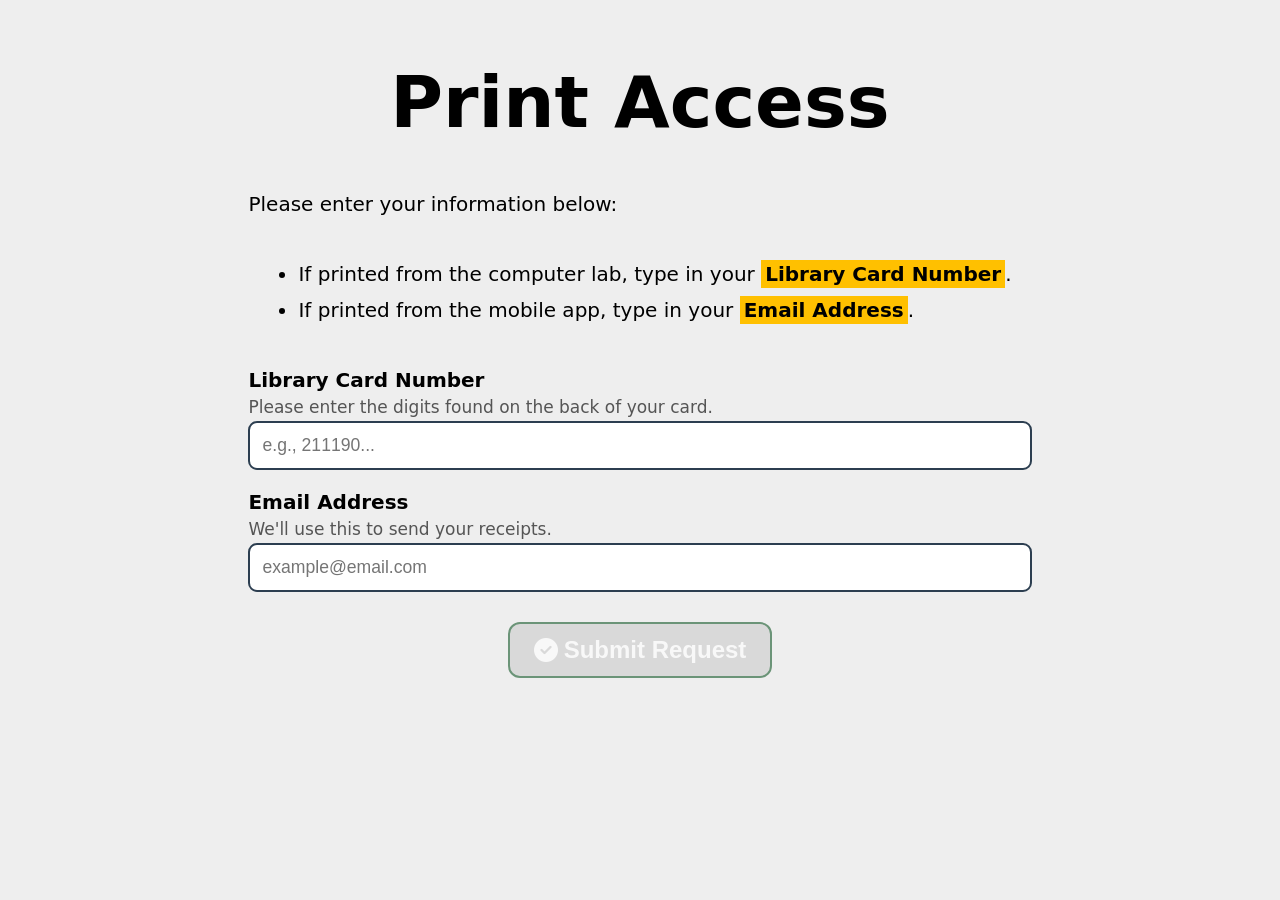
<file: sign_in.html>
<!DOCTYPE html>
<html lang="en">

<head>
    <meta charset="UTF-8">
    <title>Self Service Station - Print Access</title>
    <link rel="stylesheet" href="https://cdnjs.cloudflare.com/ajax/libs/font-awesome/6.5.0/css/all.min.css">
    <link rel="stylesheet" href="css/sign_in_style.css">
    <style>
        /* Basic styling to handle the disabled state of the button */
        .submit-btn:disabled {
            background-color: #ccc;
            cursor: not-allowed;
            opacity: 0.6;
        }
    </style>
</head>

<body>

    <div class="center-area">

        <main>
            <h1>Print Access</h1>
            <p>Please enter your information below:</p>
            <ul>
                <li>If printed from the computer lab, type in your <span class="info-text">Library Card Number</span>.</li>
                <li>If printed from the mobile app, type in your <span class="info-text">Email Address</span>.</li>
            </ul>

            <form id="printForm" action="/submit-print-request" method="POST">

                <div class="form-group">
                    <label for="library-card">Library Card Number</label>
                    <span id="library-help" class="help-text">Please enter the digits found on the back of your
                        card.</span>
                    <input type="text" id="library-card" name="library-card" inputmode="numeric" pattern="[0-9]*"
                        placeholder="e.g., 211190..." aria-describedby="library-help">
                </div>

                <div class="form-group">
                    <label for="email">Email Address</label>
                    <span id="email-help" class="help-text">We'll use this to send your receipts.</span>
                    <input type="email" id="email" name="email" placeholder="example@email.com"
                        aria-describedby="email-help">
                </div>
                <div class="button-container">
                    <button type="submit" id="submit-btn" class="submit-btn" disabled>
                        <i class="fa-solid fa-circle-check">&nbsp;</i> Submit Request
                    </button>
                </div>
            </form>
        </main>
    </div>
    <script src="js/signInLogic.js"></script>
</body>

</html>
</file>
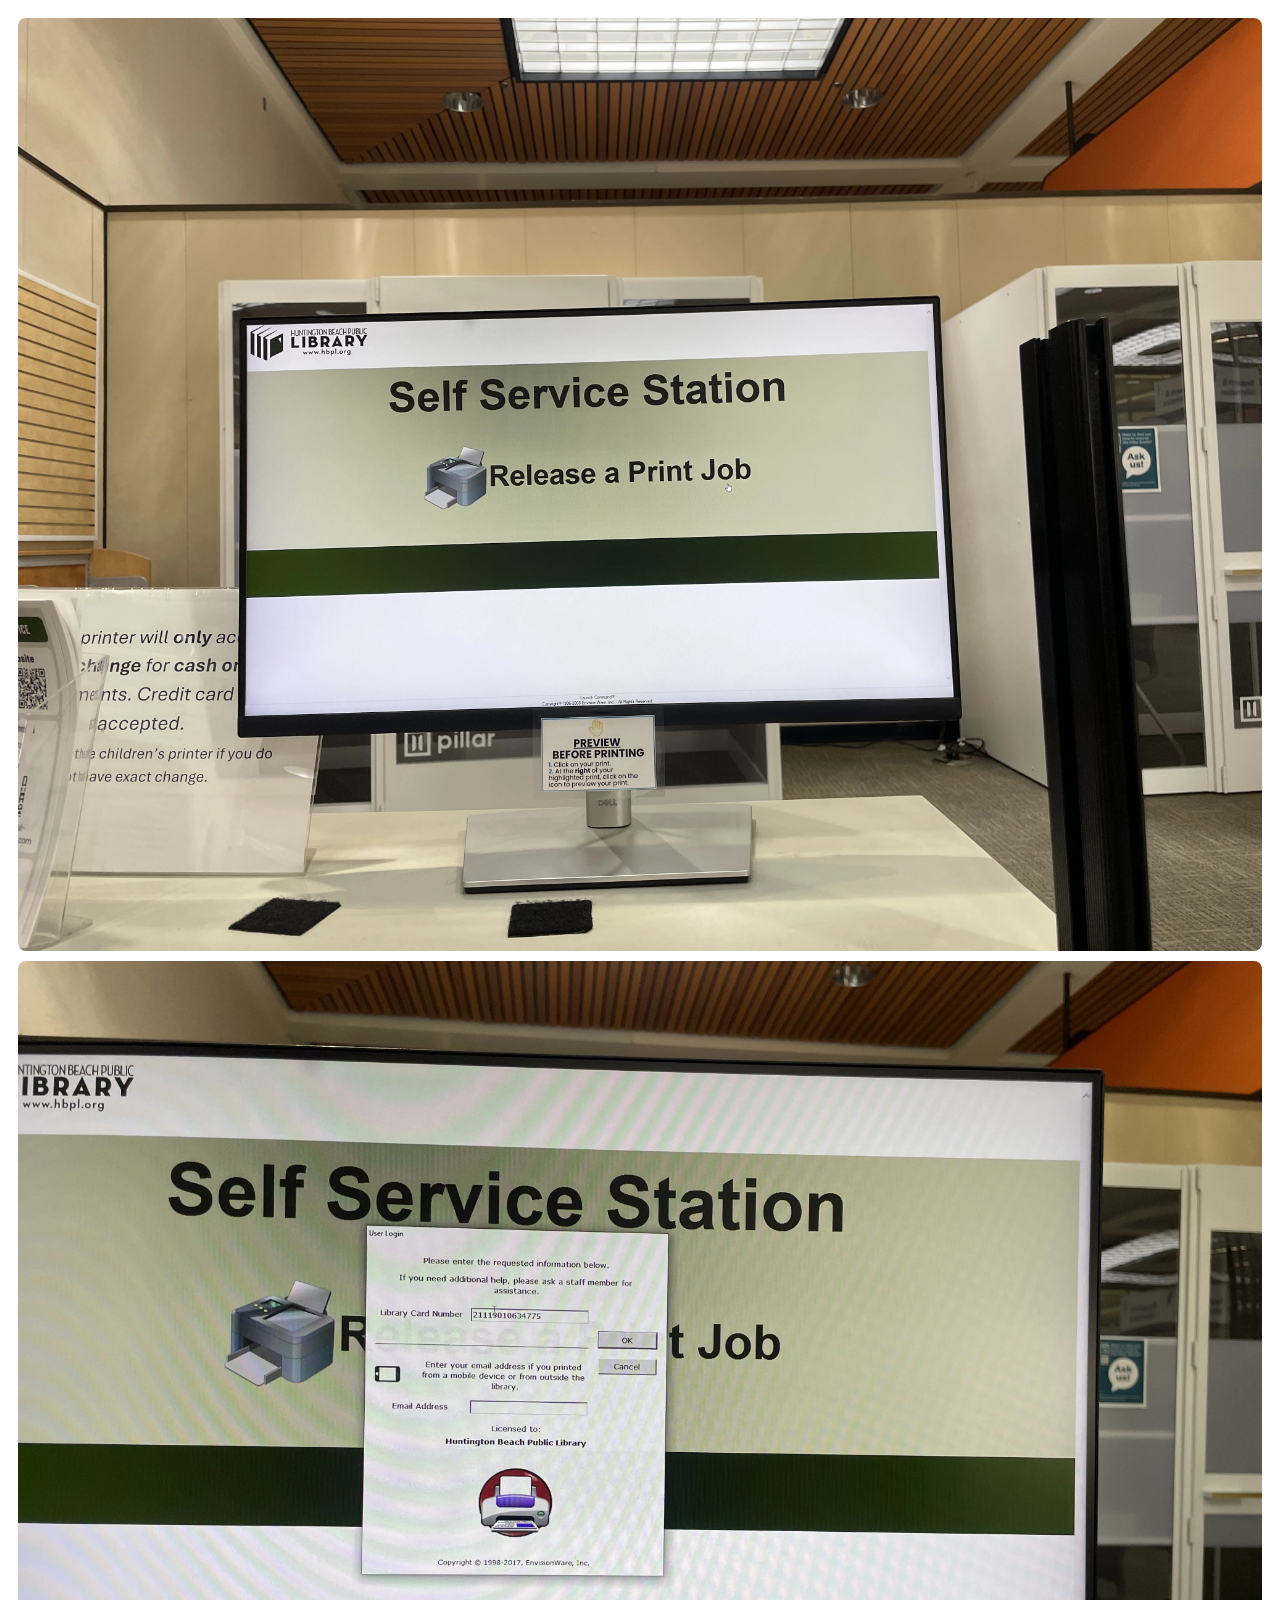
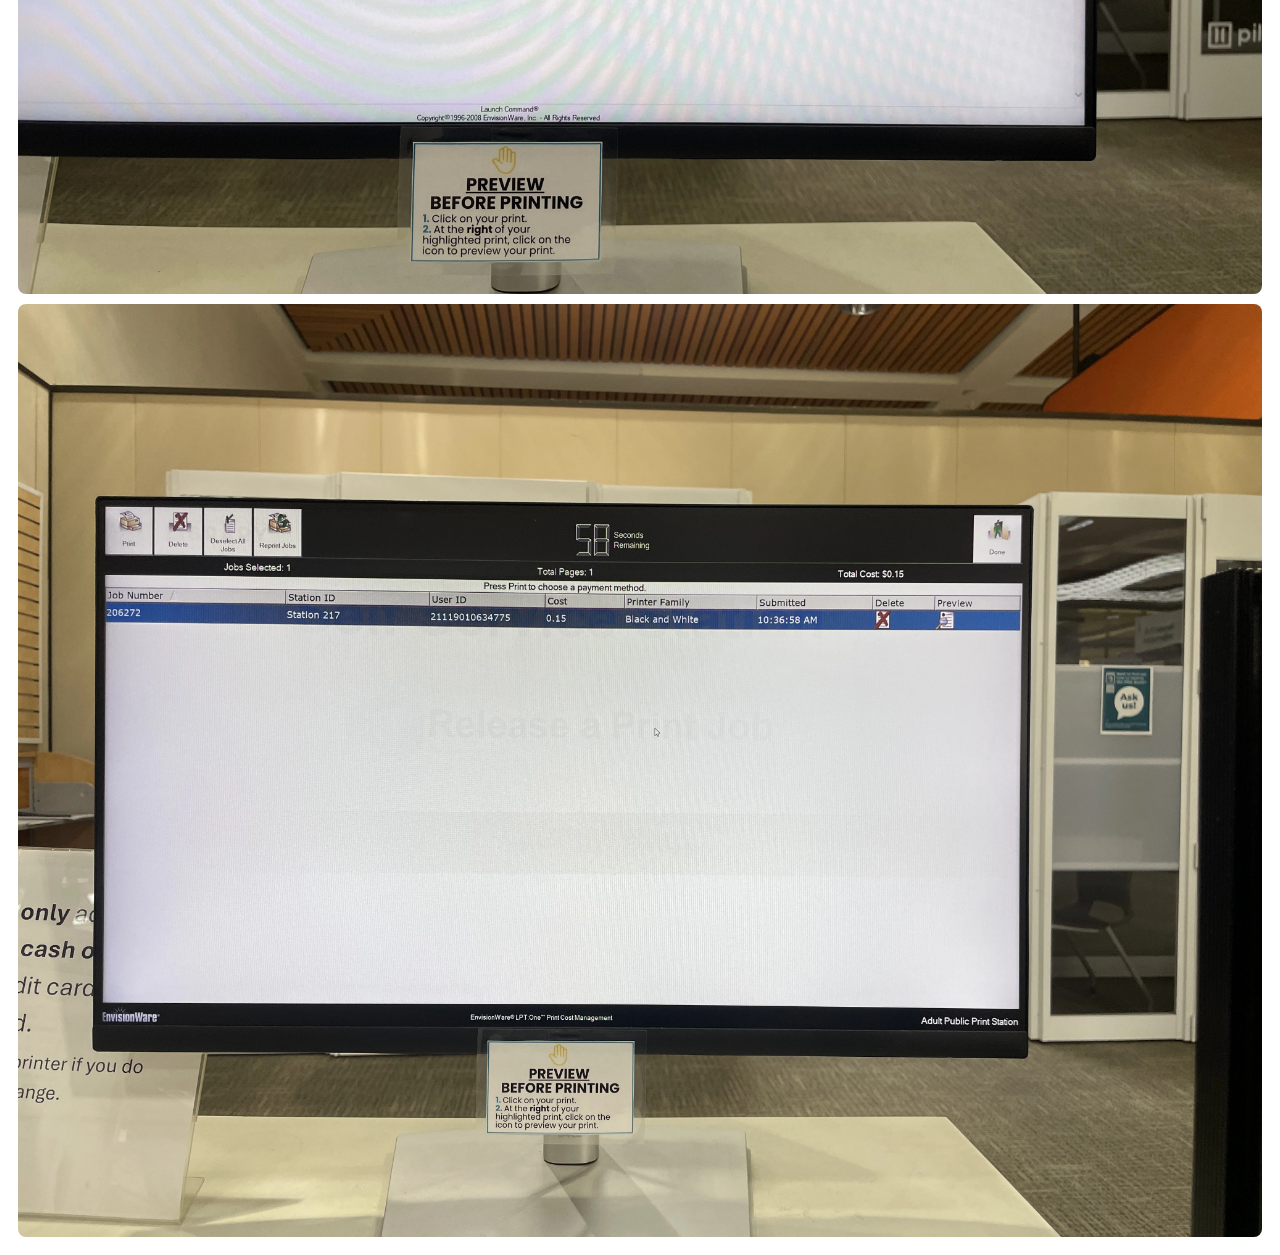
<file: notes/old.html>
<!DOCTYPE html>
<html lang="en">

<head>
    <meta charset="UTF-8">
    <meta name="viewport" content="width=device-width, initial-scale=1.0">
    <title>Responsive Image Gallery</title>
    <style>
        /* Container setup */
        .gallery {
            display: flex;
            flex-wrap: wrap;
            /* Allows wrapping on smaller screens */
            gap: 10px;
            /* Adds space between images */
            padding: 10px;
        }

        /* Image styling */
        .gallery img {
            flex: 1 1 300px;
            /* Grow, Shrink, Basis: ensures equal flex and responsive sizing */
            width: 100%;
            /* Ensures images don't overflow */
            height: auto;
            /* Maintains aspect ratio */
            object-fit: cover;
            border-radius: 8px;
        }
    </style>
</head>

<body>

    <div class="gallery">
        <img src="1.webp" alt="Description of image 1">
        <img src="2.webp" alt="Description of image 2">
        <img src="3.webp" alt="Description of image 3">
    </div>

</body>

</html>
</file>
<file: css/index_style.css>
html,
body {
  height: 100%;
  margin: 0;
}

.banner {
  width: 100%;
  text-align: center;
  margin-bottom: 20px; /* Adds space between the banner and the h1 */
}

.banner-img {
  max-width: 100%; /* Ensures the image doesn't exceed screen width */
  height: auto;    /* Maintains aspect ratio */
  display: block;  /* Removes extra space under the image */
  margin: 0 auto;  /* Centers the image horizontally */
}

body {
  display: flex;
  flex-direction: column;
  background: #f5f5f5;
  font-family:
    system-ui,
    -apple-system,
    BlinkMacSystemFont,
    "Segoe UI",
    Roboto,
    Helvetica,
    Arial,
    sans-serif;
  color: #222;
}

/* H1 at top with spacing */
h1 {
  font-size: 72px;
  text-align: center;
  font-weight: 800;
  color: #222; /* Higher contrast */
  padding-top: 40px;
  margin: 0 0 40px 0;
}

/* Center container for the button */
.center-area {
  flex: 1;
  display: flex;
  justify-content: center;
  align-items: center;
}

.release-button {
  padding: 48px 96px;
  font-size: 56px;
  color: #ffffff;
  background-color: #005fcc; /* Higher contrast blue */
  border: none;
  cursor: pointer;
  display: flex;
  align-items: center;
  gap: 24px;
  box-shadow: 0 8px 24px rgba(0, 0, 0, 0.25);
  border-radius: 32px;
}

.release-button:hover,
.release-button:focus {
  background-color: #004fa8; /* WCAG AA hover contrast */
  box-shadow: 0 12px 32px rgba(0, 0, 0, 0.3);
  outline: 4px solid #ffbf47; /* High‑visibility focus ring */
  outline-offset: 6px;
}

.release-button i {
  font-size: 56px;
}

a {
  text-decoration: none;
}
</file>
<file: css/preview_style.css>
/* -------------------------------------------------------------
       PRINT PREVIEW ENVIRONMENT STYLES
       Simulates a PDF viewer or print preview screen
    ------------------------------------------------------------- */
body {
  background-color: #979797; /* Standard PDF viewer gray */
  margin: 0;
  padding: 40px 20px;
  display: flex;
  justify-content: center;
  font-family:
    system-ui,
    -apple-system,
    BlinkMacSystemFont,
    "Segoe UI",
    Roboto,
    Helvetica,
    Arial,
    sans-serif;
}

/* Floating Back Button - ADA Compliant & Larger */
.back-btn {
  position: fixed;
  top: 20px;
  left: 20px;
  border: 4px solid #003a80;
  background: #005fcc;
  color: #ffffff; /* White text for maximum contrast */
  padding: 16px 32px; /* Significantly bigger button */
  border-radius: 12px;
  text-decoration: none;
  font-weight: 900; /* Extra bold text */
  font-size: 22px; /* Larger font size */
  box-shadow: 0 4px 10px rgba(0, 0, 0, 0.5); /* Deeper shadow */
  transition:
    background-color 0.2s,
    border-color 0.2s;
  display: flex;
  align-items: center;
  gap: 12px;
}

.back-btn:hover {
  background-color: #00438f;  /* WCAG AA hover contrast */
  box-shadow: 0 12px 32px rgba(0, 0, 0, 0.3);
  outline: 4px solid #ffbf47; /* High‑visibility focus ring */
  outline-offset: 6px;
}

/* Important for ADA: High contrast focus outline for keyboard users */
.back-btn:focus {
  outline: 4px solid #ffbf47;
  outline-offset: 4px;
}

/* The "Paper" */
.page {
  background-color: white;
  width: 8.5in;
  min-height: 11in; /* Standard US Letter Size */
  padding: 0.75in; /* 0.75 inch margins */
  box-shadow: 0 4px 15px rgba(0, 0, 0, 0.4); /* Paper shadow */
  box-sizing: border-box;
  color: #333;
  line-height: 1.5;
}

/* -------------------------------------------------------------
       RESUME CONTENT STYLES
    ------------------------------------------------------------- */
h1,
h2,
h3,
p {
  margin: 0;
  padding: 0;
}

/* Header Section */
.header {
  text-align: center;
  border-bottom: 2px solid #333;
  padding-bottom: 15px;
  margin-bottom: 20px;
}

.header h1 {
  font-size: 32px;
  text-transform: uppercase;
  letter-spacing: 2px;
  color: #111;
  margin-bottom: 5px;
}

.contact-info {
  font-size: 14px;
  color: #555;
}

.contact-info span {
  margin: 0 8px;
}

/* Section Styles */
.section {
  margin-bottom: 20px;
}

.section-title {
  font-size: 16px;
  font-weight: bold;
  text-transform: uppercase;
  color: #000;
  border-bottom: 1px solid #ccc;
  padding-bottom: 4px;
  margin-bottom: 12px;
  letter-spacing: 1px;
}

/* Experience / Education Entries */
.entry {
  margin-bottom: 16px;
}

.entry-header {
  display: flex;
  justify-content: space-between;
  align-items: baseline;
  margin-bottom: 4px;
}

.entry-title {
  font-weight: bold;
  font-size: 16px;
  color: #111;
}

.entry-company {
  font-size: 15px;
  font-style: italic;
  color: #444;
}

.entry-date {
  font-size: 14px;
  color: #666;
  font-weight: bold;
}

.entry ul {
  margin: 8px 0 0 0;
  padding-left: 20px;
}

.entry li {
  font-size: 14px;
  margin-bottom: 6px;
  color: #333;
}

/* Skills Section */
.skills-list {
  display: flex;
  flex-wrap: wrap;
  gap: 10px;
  font-size: 14px;
}

.skills-list span {
  background: #f0f0f0;
  padding: 4px 10px;
  border-radius: 4px;
  color: #333;
  font-weight: 500;
}

/* -------------------------------------------------------------
       PRINT MEDIA QUERY
       Ensures it prints cleanly if the user actually hits Ctrl+P
    ------------------------------------------------------------- */
@media print {
  body {
    background-color: white;
    padding: 0;
  }
  .page {
    box-shadow: none;
    width: auto;
    min-height: auto;
    padding: 0;
    margin: 0;
  }
  /* Hide the back button on physical printouts */
  .back-btn {
    display: none !important;
  }
}
</file>
<file: css/print_screen_style.css>
body {
  font-family:
    system-ui,
    -apple-system,
    BlinkMacSystemFont,
    "Segoe UI",
    Roboto,
    Helvetica,
    Arial,
    sans-serif;
  background: #f5f5f5;
  margin: 20px;
  color: #000;
  font-size: 18px;
}

h1 {
  font-size: 72px;
  text-align: center;
  font-weight: 800;
  color: #222; /* Higher contrast */
  padding-bottom: 10px;
  margin: 0 0 40px 0;
}

#countdown-timer {
  background-color: #ffc000;
  color: #222;
  padding: 20px;
  width: fit-content;
  border-radius: 5px;
  font-weight: bold;
  margin-bottom: 40px;
  font-size: 22px;
  /* Centering logic */
  margin-left: auto;
  margin-right: auto;
  text-align: center;
}

/* Optional: Ensures the number stands out specifically */
#time {
  font-weight: 800;
}

/* Top button bar */
.top-bar {
  display: flex;
  justify-content: flex-start;
  gap: 12px;
  margin-bottom: 20px;
}

button,
.preview-btn {
  padding: 12px 20px;
  font-size: 18px;
  border: 2px solid #003a80;
  background: #005fcc;
  color: #ffffff;
  cursor: pointer;
  border-radius: 12px;
  display: flex;
  align-items: center;
  font-weight: bold;
  text-decoration: none;
}

.font-awesome-icons {
  margin-right: 8px; /* Adds space between icon and text */
}

.preview-primary {
  background-color: #1e7f3b;
  padding: 12px 20px;
  font-size: 18px;
  border: 2px solid #155a2a;
  color: #ffffff;
  cursor: pointer;
  border-radius: 12px;
  display: flex;
  align-items: center;
  font-weight: bold;
  text-decoration: none;
}

button:hover,
.preview-btn:hover {
  background-color: #00438f; /* WCAG AA hover contrast */
  box-shadow: 0 12px 32px rgba(0, 0, 0, 0.3);
  outline: 4px solid #ffbf47; /* High‑visibility focus ring */
  outline-offset: 6px;
}

button:focus,
.preview-btn:focus {
  outline: 4px solid #ffbf47;
}

/* Icon spacing */
.icon {
  margin-right: 8px;
  font-weight: bold;
}

/* Table styling */
table {
  width: 100%;
  border-collapse: collapse;
}

th {
  background: #222;
  color: #fff;
  padding: 12px;
  text-align: left;
  font-size: 20px;
}

td {
  padding: 12px;
  border-bottom: 2px solid #000;
  transition:
    background-color 0.2s ease,
    color 0.2s ease;
  /* Smooth color transition */
}

/* Deep Navy and White High Contrast */
tr:nth-child(even) {
  background-color: #ffffff;
  color: #000000;
}

tr:nth-child(odd) {
  background-color: #002855; /* Dark Navy Blue */
  color: #ffffff; /* White text for contrast */
}

/* Multi-color cell styling */
.multi-color {
  background: linear-gradient(
    90deg,
    #ffb3ba,
    #ffdfba,
    #ffffba,
    #baffc9,
    #bae1ff
  );
  font-weight: bold;
  color: #000;
}

/* Black and White cell styling */
.black-and-white {
  background: linear-gradient(90deg, #000, #555555);
  color: #fff;
  font-weight: bold;
}
/* Checkbox sizing */
input[type="checkbox"] {
  width: 24px;
  height: 24px;
  cursor: pointer;
  accent-color: #005fcc;
  /* Changes the checkmark box color */
}

/* MAGIC HIGHLIGHT RULE: 
      If a row has a checked checkbox, make all its td elements blue with white text.
      The !important tags ensure it overrides the alternating row colors and the multi/B&W classes.
    */
tr:has(input[type="checkbox"]:checked) td {
  background: #005fcc !important;
  color: #fff !important;
}

/* Divider Line */
hr.divider {
  border: none;
  border-top: 2px solid #222;
  margin: 40px 0 20px 0;
}

/* Totals styling */
.totals-container {
  display: flex;
  justify-content: center;
  gap: 40px;
  margin-bottom: 20px;
  font-weight: bold;
  font-size: 28px;
  color: #222;
}

/* DONE button — ADA green */
.done-container {
  display: flex;
  justify-content: center;
}

.done-btn {
  display: inline-flex;
  align-items: center;
  padding: 12px 24px;
  border-radius: 12px;
  text-decoration: none;
  cursor: pointer;
  font-weight: bold;
  font-size: 1.5rem;
  background-color: #1e7f3b;
  border: 2px solid #155a2a;
  color: #fff;
}
.preview-primary:hover,
.done-btn:hover {
  background-color: #155729; /* WCAG AA hover contrast */
  box-shadow: 0 12px 32px rgba(0, 0, 0, 0.3);
  outline: 4px solid #ffbf47; /* High‑visibility focus ring */
  outline-offset: 6px;
}
</file>
<file: css/sign_in_style.css>
body {
  font-family:
    system-ui,
    -apple-system,
    BlinkMacSystemFont,
    "Segoe UI",
    Roboto,
    Helvetica,
    Arial,
    sans-serif;
  background-color: #eeeeee;
  margin: 0;
  padding: 0;
  font-size: 1.25rem; /* Makes everything slightly larger */
}

h1 {
  text-align: center;
  margin-top: 20px;
  font-size: 72px;
}
.center-area {
  display: flex;
  justify-content: center; /* Centers horizontally */
  align-items: center; /* Centers vertically if a height is set */
  margin-top: 40px;
}

/* Basic accessible styling */
.form-group {
  margin-bottom: 20px;
}

label {
  display: block;
  font-weight: bold;
  margin-bottom: 5px;
}

.info-text {
  background-color: #ffc000;
  padding: 2px 4px;
  font-weight: bold;
}

ul {
  padding: 20px;
  padding-left: 50px;
  line-height: 1.8;
}
input {
  width: 100%;
  padding: 12px;
  margin-top: 4px;
  box-sizing: border-box;
  font-size: 1.1rem;
  border: 2px solid #2C3E50;
  border-radius: 9px;
}

.help-text {
  font-size: 0.85em;
  color: #555;
  display: block;
  margin-top: 4px;
}

.button-container {
  display: flex;
  justify-content: center; /* Centers the button horizontally */
  align-items: center; /* Centers vertically (if the container has height) */
  margin-top: 30px; /* Adds space above the button */
  width: 100%; /* Ensures it spans the width of the page */
}

.submit-container {
  display: flex;
  justify-content: center;
}

.submit-btn {
  display: inline-flex;
  align-items: center;
  padding: 12px 24px;
  border-radius: 12px;
  text-decoration: none;
  cursor: pointer;
  font-weight: bold;
  font-size: 1.5rem;
  background-color: #1e7f3b;
  border: 2px solid #155a2a;
  color: #fff;
   display: flex;
  justify-content: center;
}

.submit-btn:hover {
  background-color: #155729; /* WCAG AA hover contrast */
  box-shadow: 0 12px 32px rgba(0, 0, 0, 0.3);
  outline: 4px solid #ffbf47; /* High‑visibility focus ring */
  outline-offset: 6px;
}
</file>
